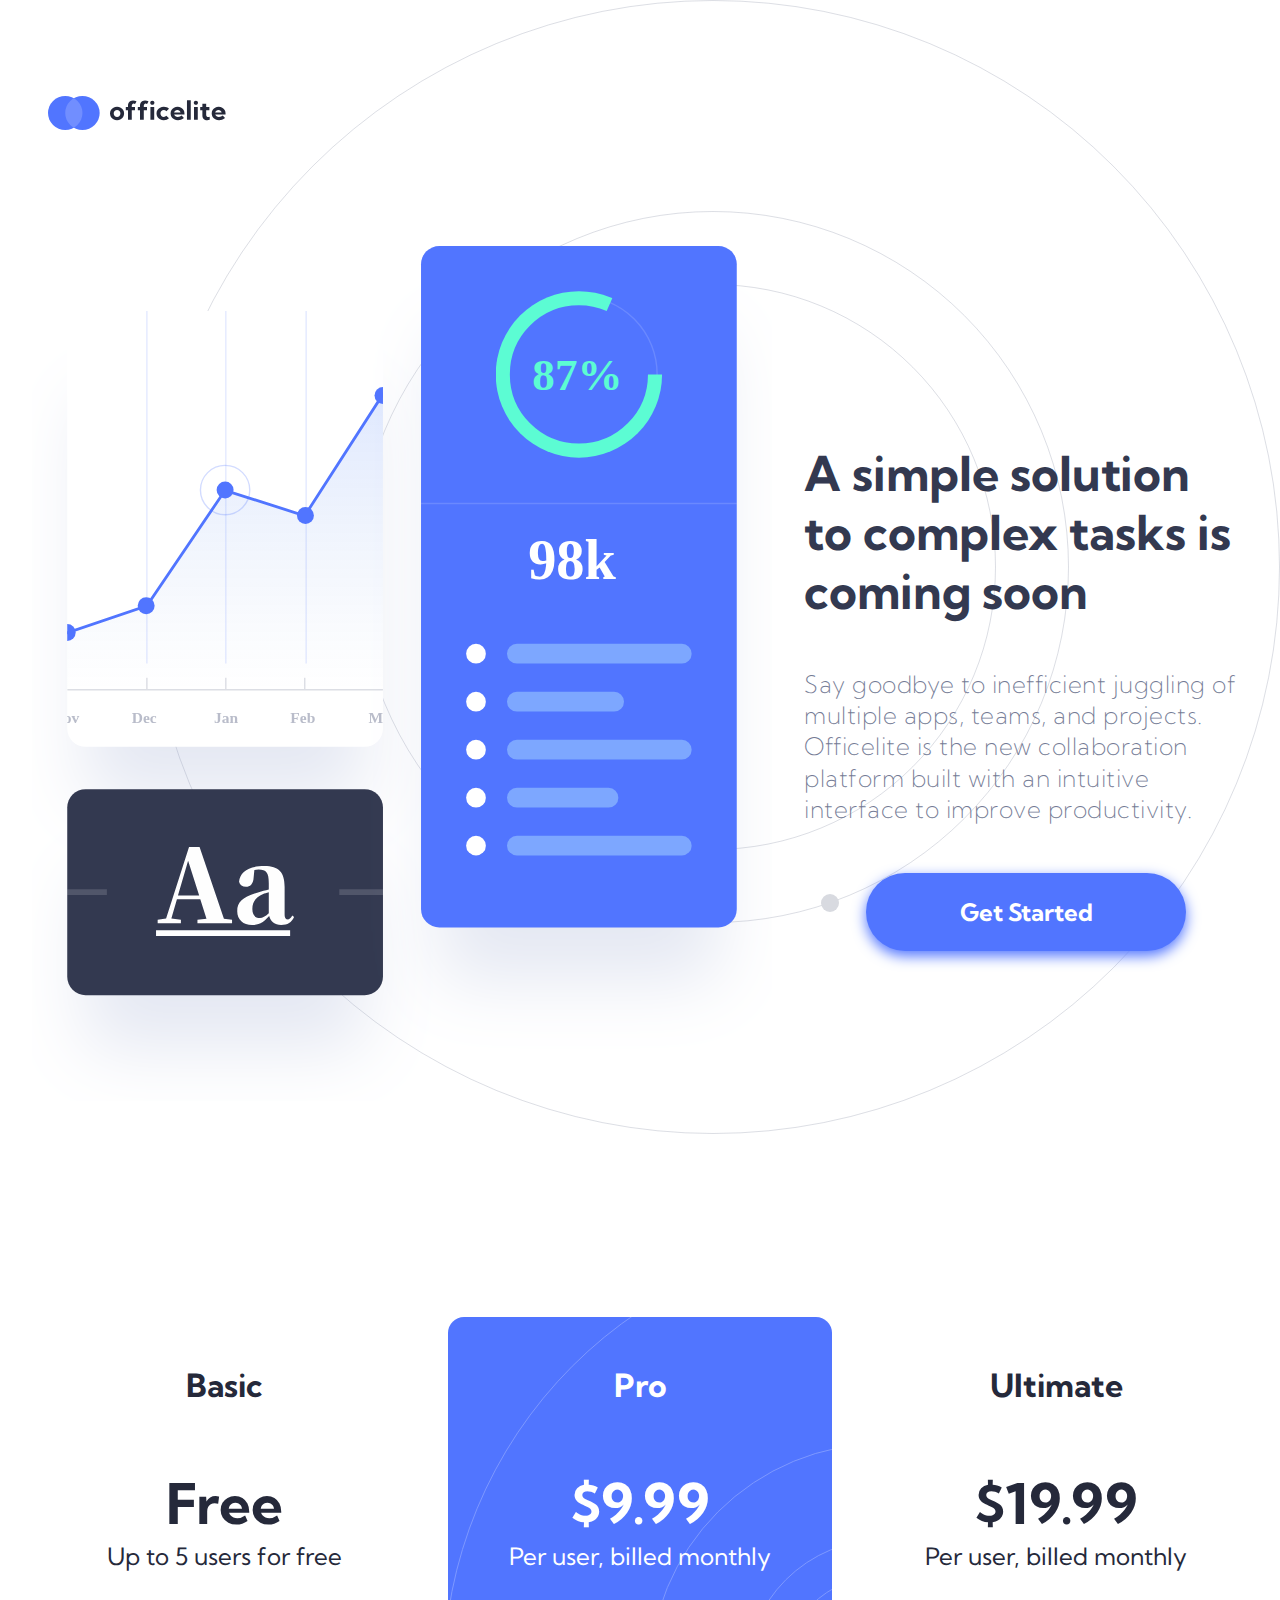
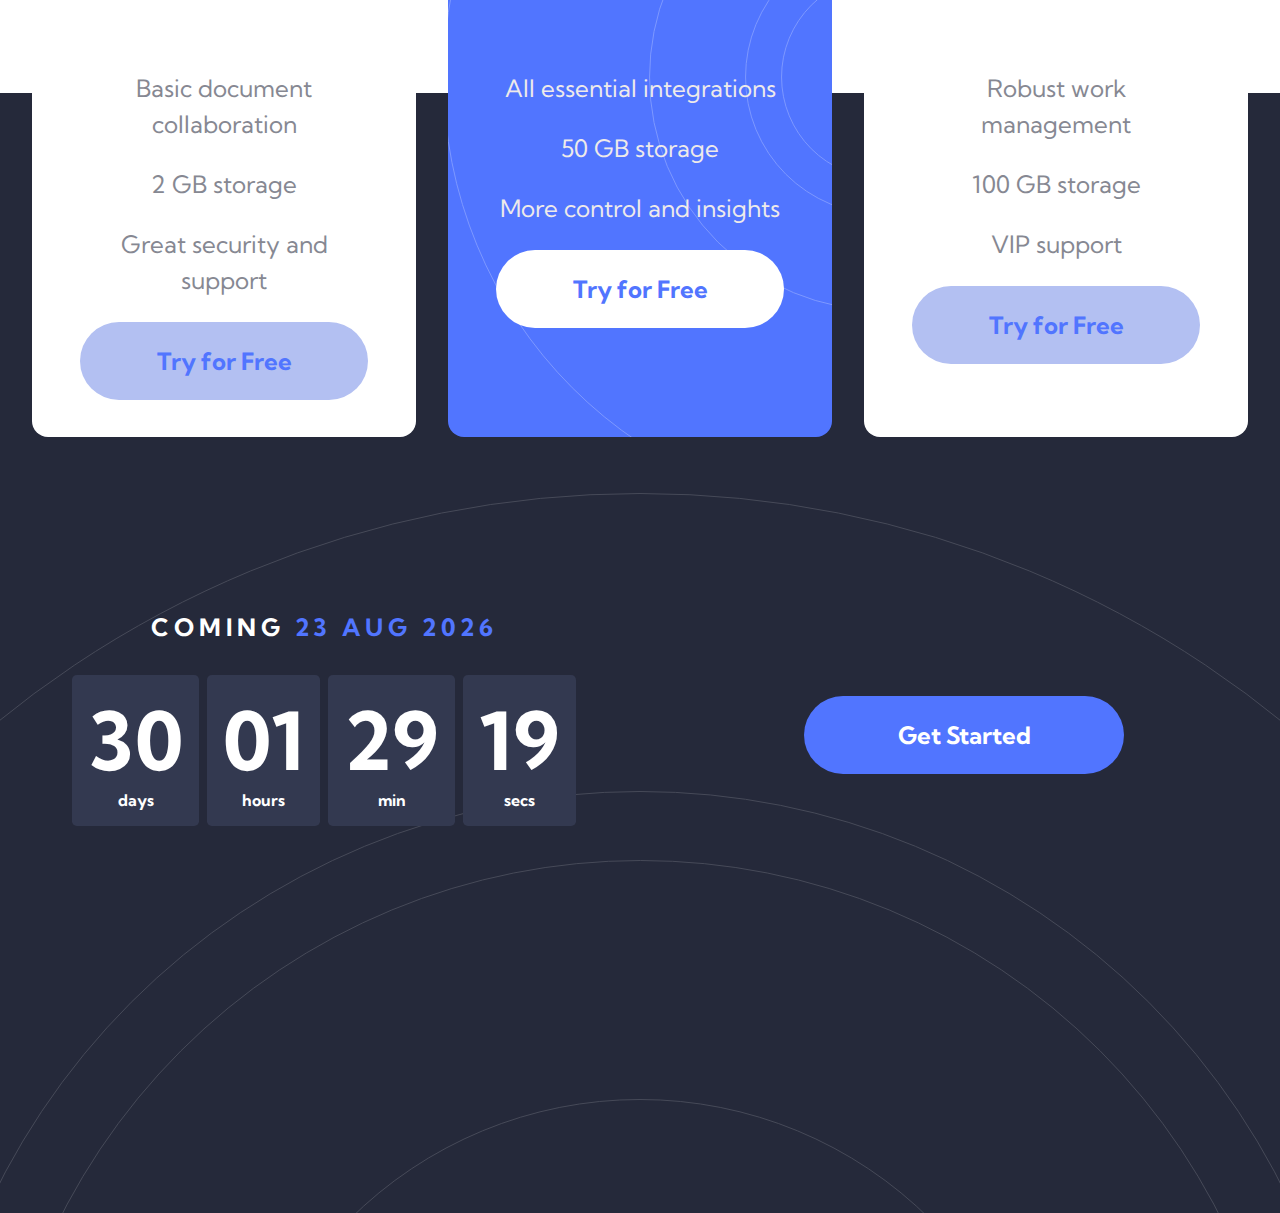
<file: index.html>
<!DOCTYPE html>
<html lang="en">
<head>
  <meta charset="UTF-8">
  <meta name="viewport" content="width=device-width, initial-scale=1.0">

  
  <title>Officelite coming soon site</title>
  <link rel="stylesheet" href="style.css">
</head>
<body> 
  <header>
    <img src="assets/shared/logo.svg" alt="officelite-logo">
  </header>
  <main class="main-container">
    <section class="main-container_header-theme">
      <img src="assets/home/illustration-charts.svg" alt="charts">
      <section>
        
        <h1>A simple solution to complex tasks is coming soon</h1>
        <p>
          Say goodbye to inefficient juggling of multiple apps, teams, and projects. Officelite is the new
          collaboration platform built with an intuitive interface to improve productivity.
        </p>
        <button class="btn btn_get_started btn_shadow"><a href="sign-up.html">Get Started</a></button>
      </section>
      
    </section>
    
    <footer>
      <section class="subs-container">
        <article class="subscriptions basic">
          <p>Basic</p>
          <h2>Free</h2>
          <p>Up to 5 users for free</p>
          <p>Basic document collaboration</p>
          <p>2 GB storage</p>
          <p>Great security and support</p>
          <button class="btn btn_basic">Try for Free</button>
        </article>
        <article class="subscriptions pro">
          <p>Pro</p>
          <h2>$9.99</h2>
          <p>Per user, billed monthly</p>
          <p>All essential integrations</p>
          <p>50 GB storage</p>
          <p>More control and insights</p>
          <button class="btn btn_pro">Try for Free</button>
        </article>
        <article class="subscriptions ultimate">
          <p>Ultimate</p>
          <h2>$19.99</h2>
          <p>Per user, billed monthly</p>
          <p>Robust work management</p>
          <p>100 GB storage</p>
          <p>VIP support</p>
          <button class="btn btn_ultimate">Try for Free</button>
        </article>
      </section>
      <section class="coming_soon-container">
        <article>
          <!-- f you're choosing to make this date dynamic, set it to 30 days in the future from the moment the visitor views the page -->
          <h3>Coming <p class="coming_soon_time">4 Nov 2020</p></h3>
          <!-- If you're choosing to make this timer dynamic, have it countdown from the date you set above -->
          <div class="timer">
            <div class="flex"><span class="days">47</span>days</div>
            <div class="flex"><span class="hours">07</span>hours</div>
            <div class="flex"><span class="mins">56</span>min</div>
            <div class="flex"><span class="secs">14</span>secs</div>
          </div>
        </article>
        <button class="btn btn_get_started btn_bottom"><a href="sign-up.html">Get Started</a></button>
      </section>
    </footer>
  </main>
  <script src="script.js"></script>
</body>
</html>
</file>
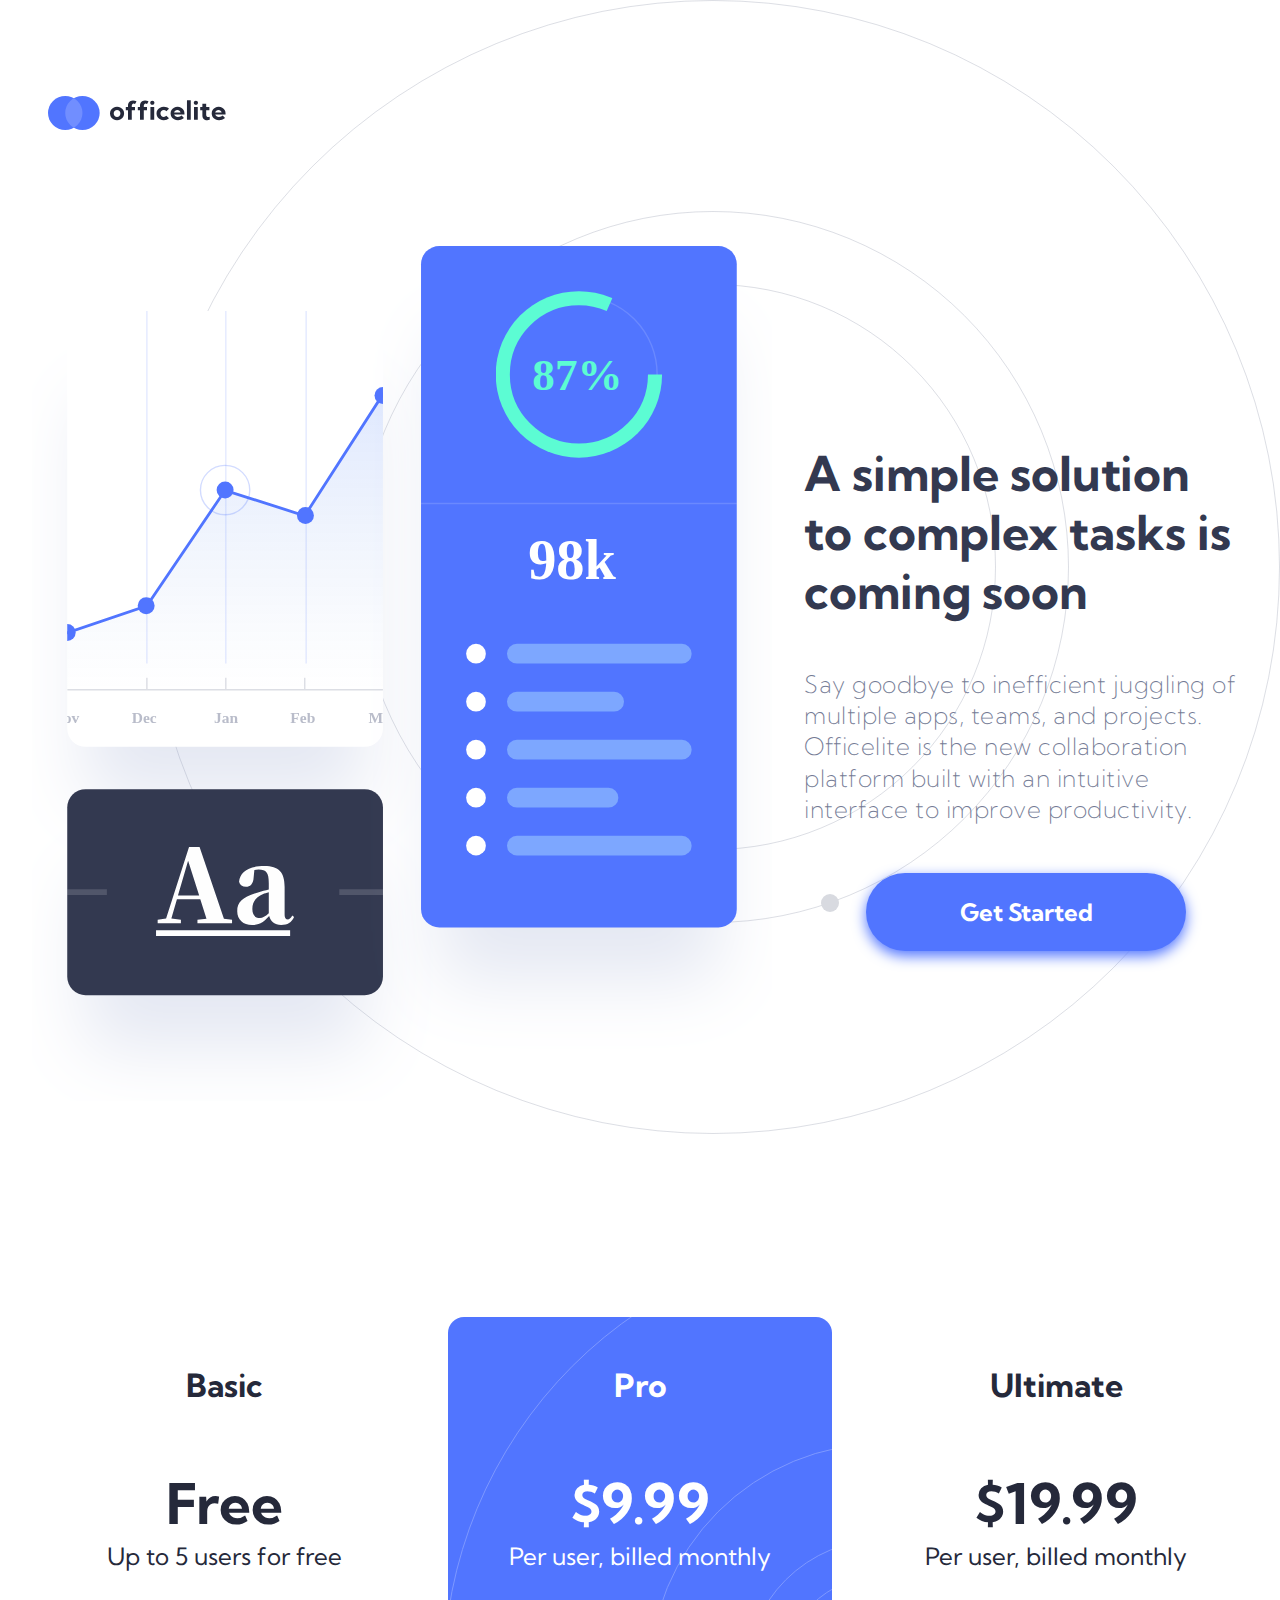
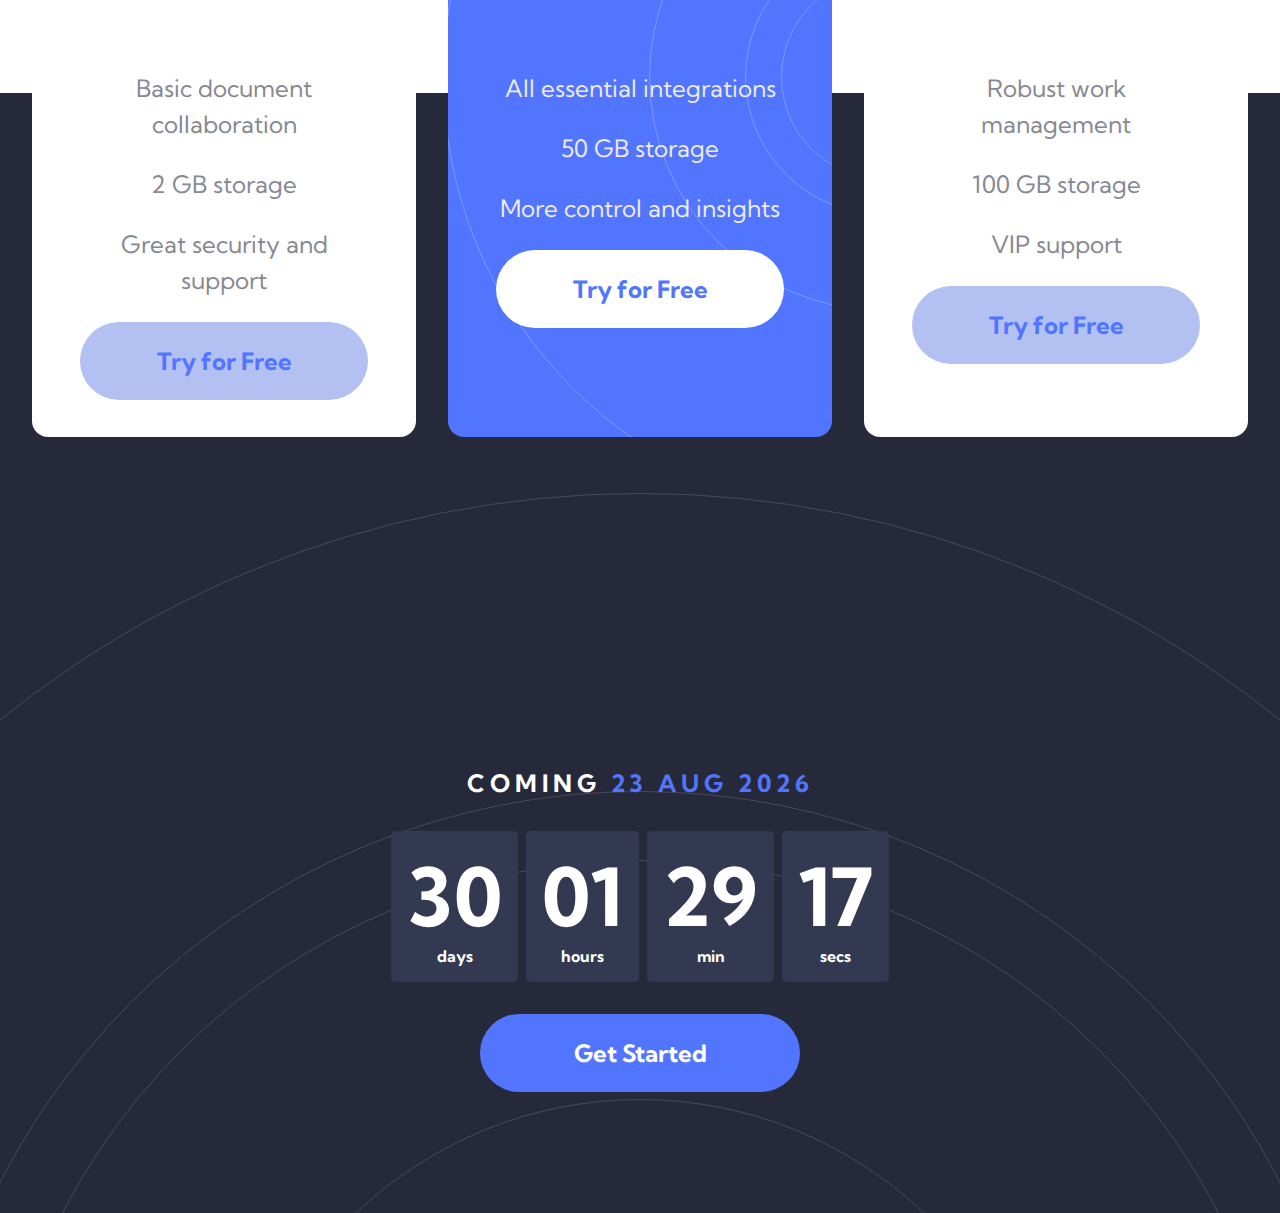
<file: starter-code/index.html>
<!DOCTYPE html>
<html lang="en">
<head>
  <meta charset="UTF-8">
  <meta name="viewport" content="width=device-width, initial-scale=1.0">

  
  <title>Officelite coming soon site</title>
  <link rel="stylesheet" href="style.css">
</head>
<body> 
  <header>
    <img src="assets/shared/logo.svg" alt="officelite-logo">
  </header>
  <main class="main-container">
    <section class="main-container_header-theme">
      <img src="assets/home/illustration-charts.svg" alt="charts">
      <section>
        
        <h1>A simple solution to complex tasks is coming soon</h1>
        <p>
          Say goodbye to inefficient juggling of multiple apps, teams, and projects. Officelite is the new
          collaboration platform built with an intuitive interface to improve productivity.
        </p>
        <button class="btn btn_get_started btn_shadow"><a href="sign-up.html">Get Started</a></button>
      </section>
      
    </section>
    
    <footer>
      <section class="subs-container">
        <article class="subscriptions basic">
          <p>Basic</p>
          <h2>Free</h2>
          <p>Up to 5 users for free</p>
          <p>Basic document collaboration</p>
          <p>2 GB storage</p>
          <p>Great security and support</p>
          <button class="btn btn_basic">Try for Free</button>
        </article>
        <article class="subscriptions pro">
          <p>Pro</p>
          <h2>$9.99</h2>
          <p>Per user, billed monthly</p>
          <p>All essential integrations</p>
          <p>50 GB storage</p>
          <p>More control and insights</p>
          <button class="btn btn_pro">Try for Free</button>
        </article>
        <article class="subscriptions ultimate">
          <p>Ultimate</p>
          <h2>$19.99</h2>
          <p>Per user, billed monthly</p>
          <p>Robust work management</p>
          <p>100 GB storage</p>
          <p>VIP support</p>
          <button class="btn btn_ultimate">Try for Free</button>
        </article>
      </section>
      <section class="coming_soon-container">
        <article>
          <!-- f you're choosing to make this date dynamic, set it to 30 days in the future from the moment the visitor views the page -->
          <h3>Coming <p class="coming_soon_time">4 Nov 2020</p></h3>
          <!-- If you're choosing to make this timer dynamic, have it countdown from the date you set above -->
          <div class="timer">
            <div class="flex"><span class="days">47</span>days</div>
            <div class="flex"><span class="hours">07</span>hours</div>
            <div class="flex"><span class="mins">56</span>min</div>
            <div class="flex"><span class="secs">14</span>secs</div>
          </div>
        </article>
        <button class="btn btn_get_started"><a href="sign-up.html">Get Started</a></button>
      </section>
    </footer>
  </main>
  <script src="script.js"></script>
</body>
</html>
</file>
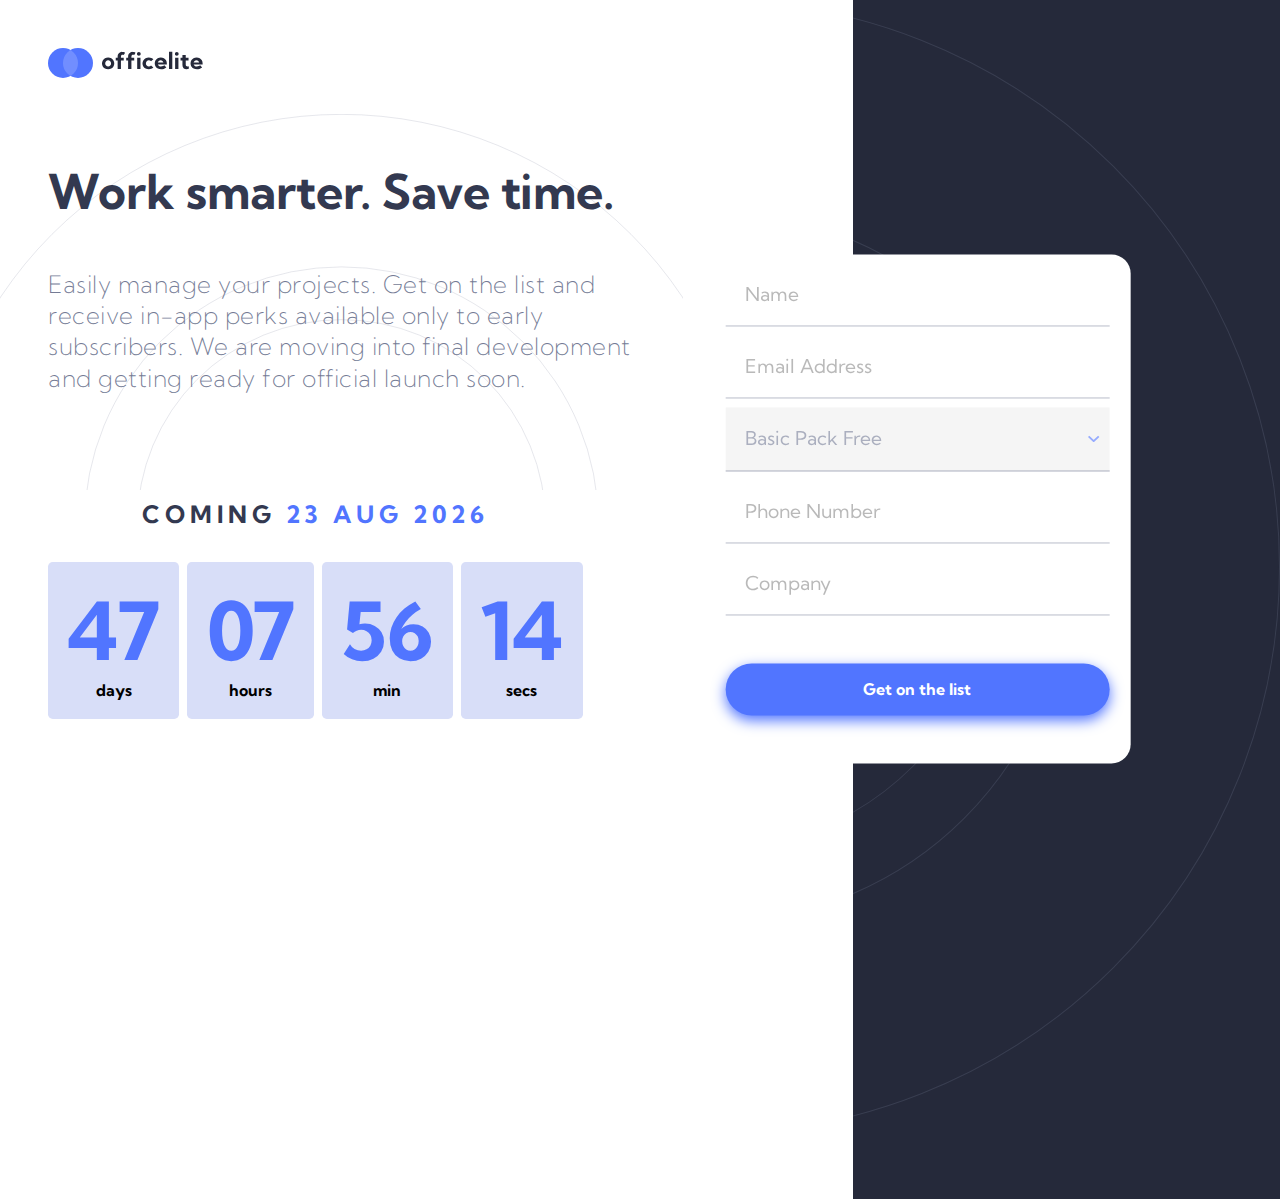
<file: sign-up.html>
<!DOCTYPE html>
<html lang="en">
<head>
  <meta charset="UTF-8">
  <meta name="viewport" content="width=device-width, initial-scale=1.0">

  <link rel="stylesheet" href="styles.css">

    <title>Officelite coming soon site</title>

</head>
<body>
  

  <main class="sign_up_container">
    <header href="index.html">
      <a href="index.html"><img src="assets/shared/logo.svg" alt="officelite-logo" ></a>
    </header>
    <section class="header">
      <h1>Work smarter. Save time.</h1>
      <p>
        Easily manage your projects. Get on the list and receive in-app perks available only to
        early subscribers. We are moving into final development and getting ready for official launch soon.
      </p>
    </section>
    <!-- If you're choosing to make this date dynamic, set it to 30 days in the future from the moment the visitor views the page -->
    <section class="coming_soon">
      <h3>Coming <p class="coming_soon_date">4 Nov 2020</p></h3>
      <!-- If you're choosing to make this timer dynamic, have it countdown from the date you set above -->
      <div class="timer">
        <div class="flex"><span class="days">47</span>days</div>
        <div class="flex"><span class="hours">07</span>hours</div>
        <div class="flex"><span class="mins">56</span>min</div>
        <div class="flex"><span class="secs">14</span>secs</div>
      </div>
    </section>
    <footer>
      <form action="" class="form">
        <div><input type="text" name="" placeholder="Name" class="fullname"></div>
        <div><input type="text" placeholder="Email Address" class="email"></div>
        <div>
          <select class="select" name="">
            <option disabled selected>Basic Pack Free</option>
            <option value="basic" >Basic Pack Free</option>
            <option value="pro">Pro Pack $9.99</option>
            <option value="ultimate">Ultimate Pack $19.99</option>
          </select>
        </div>
        <div><input type="telephone" placeholder="Phone Number"></div>
        <div><input type="text" name="" id="" placeholder="Company"></div>
        <button class="btn register">Get on the list</button>
      </form>
    </footer>
  </main>
  <script src="scripts.js"></script>
</body>
</html>
</file>
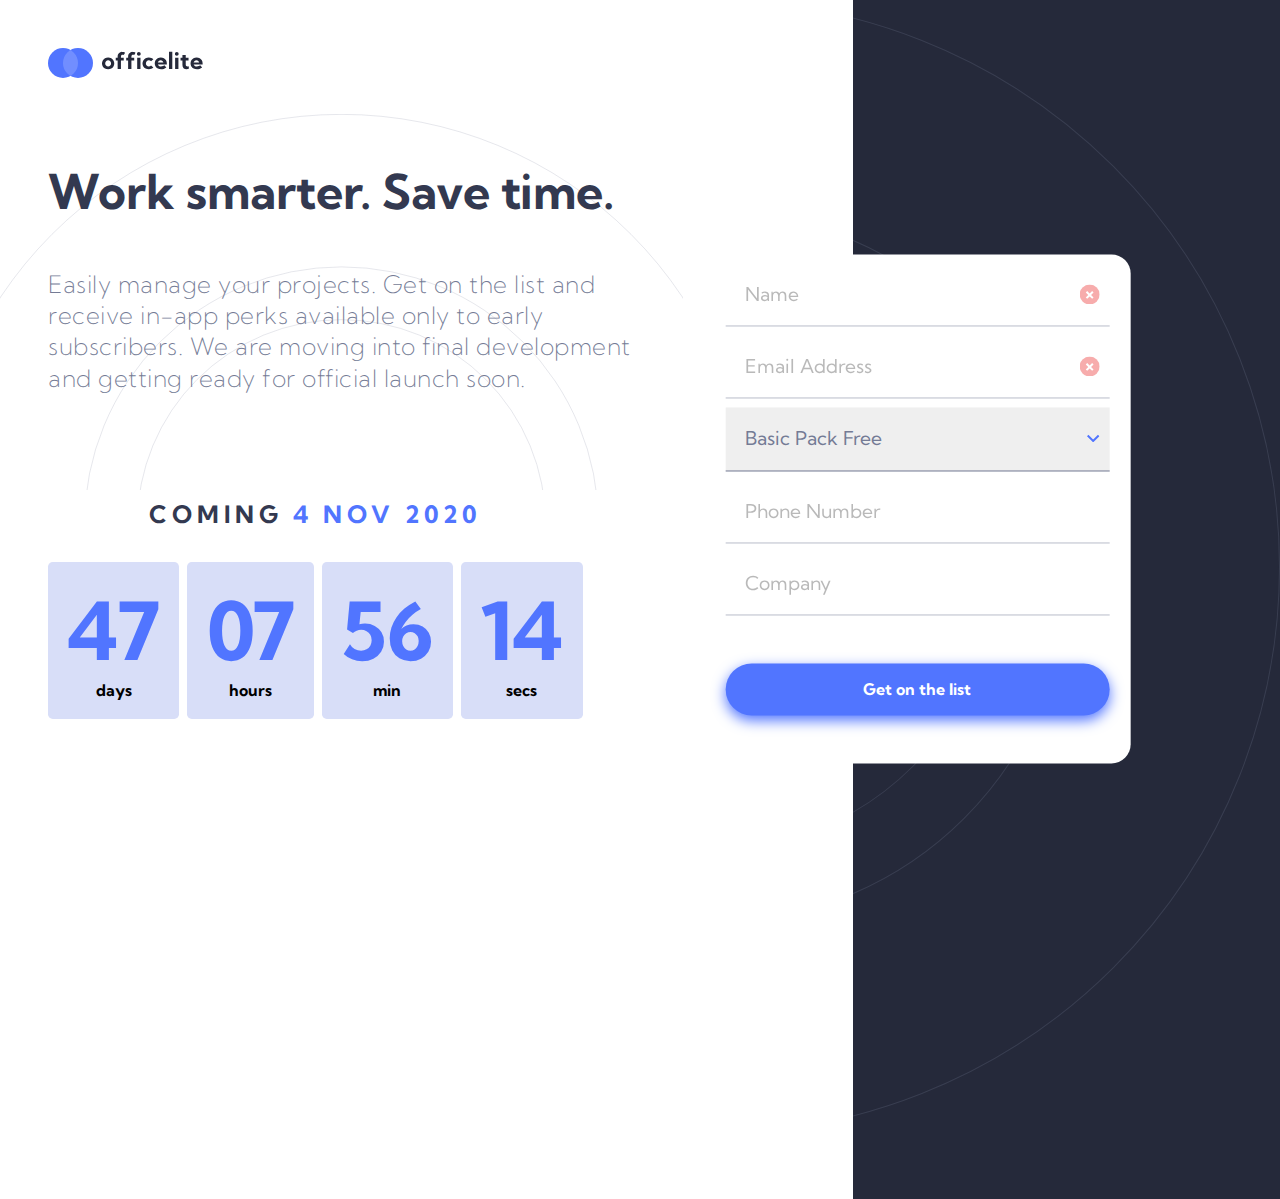
<file: starter-code/sign-up.html>
<!DOCTYPE html>
<html lang="en">
<head>
  <meta charset="UTF-8">
  <meta name="viewport" content="width=device-width, initial-scale=1.0">

  <link rel="stylesheet" href="styles.css">

    <title>Officelite coming soon site</title>

</head>
<body>
  

  <main class="sign_up_container">
    <header href="index.html">
      <a href="index.html"><img src="assets/shared/logo.svg" alt="officelite-logo" ></a>
    </header>
    <section class="header">
      <h1>Work smarter. Save time.</h1>
      <p>
        Easily manage your projects. Get on the list and receive in-app perks available only to
        early subscribers. We are moving into final development and getting ready for official launch soon.
      </p>
    </section>
    <!-- If you're choosing to make this date dynamic, set it to 30 days in the future from the moment the visitor views the page -->
    <section class="coming_soon">
      <h3>Coming <p>4 Nov 2020</p></h3>
      <!-- If you're choosing to make this timer dynamic, have it countdown from the date you set above -->
      <div class="timer">
        <div class="flex"><span>47</span>days</div>
        <div class="flex"><span>07</span>hours</div>
        <div class="flex"><span>56</span>min</div>
        <div class="flex"><span>14</span>secs</div>
      </div>
    </section>
    <footer>
      <form action="" class="form">
        <div><input type="text" name="" placeholder="Name" class="fullname"></div>
        <div><input type="email" placeholder="Email Address"></div>
        <div>
          <select class="select" name="">
            <option disabled selected>Basic Pack Free</option>
            <option value="basic" >Basic Pack Free</option>
            <option value="pro">Pro Pack $9.99</option>
            <option value="ultimate">Ultimate Pack $19.99</option>
          </select>
        </div>
        <div><input type="telephone" placeholder="Phone Number"></div>
        <div><input type="text" name="" id="" placeholder="Company"></div>
        <button class="btn register">Get on the list</button>
      </form>
    </footer>
  </main>
</body>
</html>
</file>
<file: style.css>
@charset "UTF-8";

@import url("https://fonts.googleapis.com/css2?family=Kumbh+Sans:wght@300;400;500;600;700&display=swap");

* {
  margin: 0;
  padding: 0;
  box-sizing: border-box;
}

img {
  max-width: 100%;
}

body {
  position: relative;
  background-image: url(assets/home/bg-pattern-header.svg);
  background-repeat: no-repeat;
  background-position:top right;
  
  
  

  font-family: "Kumbh Sans", sans-serif;
}

header {
  text-align: center;
  margin-top: 3em;
  margin-bottom: 2em;
  
}

.main-container {
  /* display: flex;
  flex-direction: column;
  align-items: center; */
  /* padding:2em; */
  width: 100%;
}
.main-container_header-theme {
  margin-bottom: 75em;
  padding: 2em;
  
  
}

.main-container_header-theme > section {
  display: flex;
  flex-direction: column;
  align-items: center;
  margin-top: 3em;
  justify-content: center;
 
}

.main-container_header-theme > img {
  margin: 0 auto;
  display: block;
 
}

h1 {
  font-size: 3em;
  color: rgba(51, 57, 80, 1);
}

h1 ~ p {
  font-size: 1.5em;
  margin: 2em 0;
  font-weight: 200;
  font-style: normal;
  line-height: 1.3;
  color: #747b95;
  letter-spacing:0.5px ;
}

.btn_get_started {
  background-color: #5175ff;
  color: #fff;
  border-color: #5175ff;
  
}

.btn_shadow {
  box-shadow: 0px 5px 14px #5175ff;
}

.btn_get_started:focus {
  background-color: #829cff;
}

.btn {
  width: 90%;
  max-width: 20rem;
  padding: 1em;
  border-radius: 2em;
  font-size: 1.5em;
  font-weight: 700;
  border: none;
  font-family: "Kumbh Sans", sans-serif;
}

.subs-container {
  position: absolute;
  /* margin: 9em auto; */
  width: 100%;
  display: flex;
  flex-direction: column;
  align-items: center;
  text-align: center;
  transform: translateY(-50%);
  
  /* background-color: #25293a; */
}

.subscriptions {
  margin-bottom: 2em;
  border-radius: 1em;
  padding: 3em;
  background-color: #fff;
  color: #25293a;
  width: 85%;
  text-align: center;
}

h2 {
  font-size: 3.5em;
}

h2 ~ p {
  font-size: 1.5em;
  font-weight: 400;
  line-height: 1.5;
}
.subscriptions > p:first-of-type {
  font-size: 2em;
  font-weight: 700;
  margin-bottom: 2em;
}

.subscriptions :nth-child(3) {
  margin-bottom: 4em;
}
.pro {
  background-color: #5175ff;
  color: #fff;
  background-image: url(assets/home/bg-pattern-pricing.svg);
  background-repeat: no-repeat;
  background-position: 1%;
}

.pro :nth-child(4),
.pro :nth-child(5),
.pro :nth-child(6) {
  color: rgb(238, 234, 234);
}


.basic :nth-child(4),
.basic :nth-child(5),
.basic :nth-child(6),
.ultimate :nth-child(4),
.ultimate :nth-child(5),
.ultimate :nth-child(6) {
    
  color: #868892;

}

.pro :nth-child(4),
.pro :nth-child(5),
.pro :nth-child(6),
.basic :nth-child(4),
.basic :nth-child(5),
.basic :nth-child(6),
.ultimate :nth-child(4),
.ultimate :nth-child(5),
.ultimate :nth-child(6) {
  margin-bottom: 1em;
}

.btn_pro {
  background-color: #fff;
  color: #5175ff;
  width: 100%;
  max-width: 20rem;
}

.btn_ultimate,
.btn_basic {
  background: #b3c0f2;
  color: #5175ff;
  width: 100%;
  max-width: 20rem;
}

footer {
  background-color: #25293a;
  background-image: url(assets/home/bg-pattern-footer.svg);
  background-repeat: no-repeat;
  /* background-size: 50%; */
  background-position: center 400px;
  
 

  position: relative;

  width: 100%;

  height: 100rem;
}

.coming_soon-container {
  /* margin-top: 85em; */
  text-align: center;
  transform: translateY(400%);

  
  
}

h3 {
  font-family: Kumbh Sans;
  font-size: 1.5em;
  font-weight: 700;
  line-height: 48px;
  letter-spacing: 5px;
  text-transform: uppercase;
  color: #fff;
  margin-bottom: 1em;
}

h3 > p {
  display: inline;
  color: #5175ff;
}

.timer {
  display: flex;
  justify-content: center;

  font-weight: 700;
  color: #fff;
  gap: 0.5em;
  margin-bottom: 2em;
}

.flex {
  background-color: #333950;
  padding: 1em;
  border-radius: 0.3em;
  display: flex;
  flex-direction: column;
  font-size: 1em;
}

.flex-span {
  display: block;
  font-size: 0.5em;
  color: #747b95;
}
span {
  font-size: 3em;
}

.hidden {
  opacity:0;
  transform:translateY(8rem)
}

a{
  text-decoration:none ;
  color:#fff
}




/*--------Tablet RWD--------*/

@media screen and (min-width:765px){
  .main-container_header-theme{
    width: 100%;
    display: flex;
    flex-direction: row;
    gap: 2em;
  }
.subs-container{
  text-align: left;
}
 

  .subscriptions{
    display: flex;
    flex-direction: column;
    flex-wrap: wrap;
    height: 32rem;
    justify-content:center;
    align-items: flex-start;
    /* max-height: 30rem; */
  }

  


  .pro :nth-child(4),
.pro :nth-child(5),
.pro :nth-child(6),
.basic :nth-child(4),
.basic :nth-child(5),
.basic :nth-child(6),
.ultimate :nth-child(4),
.ultimate :nth-child(5),
.ultimate :nth-child(6) {

  order: 1;
  align-self: center;
  align-content: center;
  

}

span {
  font-size: 5em;
}

header {
  text-align: left;
  padding: 3em;
  
}

header > img {
  width: 15%;
}


.coming_soon-container{
  transform: translateY(300%);
}

.main-container_header-theme{
  margin-bottom: 55em;
}
.main-container_header-theme > section {
  width:60%
}

.main-container_header-theme > img{
  width:40%
}












  
}


@media screen and (min-width:1000px){

  .main-container_header-theme{
    width: 100%;
    margin-bottom: 35em;
  }

  .subs-container{
    flex-direction: row;
    gap:2em;
    padding:0 2em;
    text-align: center;
  }

  .subscriptions{
    display: block;
    /* flex-wrap: nowrap; */
    height: 45rem;
  }
  .main-container_header-theme > img {
    width: 100%;
  }

  .coming_soon-container{
    width: 100%;
    display: flex;
    justify-content: space-around;
    align-items: flex-end;

    transform: translateY(200%);
  }

  .btn_bottom {
    margin: 3.5em;
   
  }

  footer{
    height: 70rem;
  }

 
}
</file>
<file: starter-code/style.css>
@charset "UTF-8";

@import url("https://fonts.googleapis.com/css2?family=Kumbh+Sans:wght@300;400;500;600;700&display=swap");

* {
  margin: 0;
  padding: 0;
  box-sizing: border-box;
}

img {
  max-width: 100%;
}

body {
  position: relative;
  background-image: url(assets/home/bg-pattern-header.svg);
  background-repeat: no-repeat;
  background-position:top right;
  
  
  

  font-family: "Kumbh Sans", sans-serif;
}

header {
  text-align: center;
  margin-top: 3em;
  margin-bottom: 2em;
  
}

.main-container {
  /* display: flex;
  flex-direction: column;
  align-items: center; */
  /* padding:2em; */
  width: 100%;
}
.main-container_header-theme {
  margin-bottom: 75em;
  padding: 2em;
  
  
}

.main-container_header-theme > section {
  display: flex;
  flex-direction: column;
  align-items: center;
  margin-top: 3em;
  justify-content: center;
 
}

.main-container_header-theme > img {
  margin: 0 auto;
  display: block;
 
}

h1 {
  font-size: 3em;
  color: rgba(51, 57, 80, 1);
}

h1 ~ p {
  font-size: 1.5em;
  margin: 2em 0;
  font-weight: 200;
  font-style: normal;
  line-height: 1.3;
  color: #747b95;
  letter-spacing:0.5px ;
}

.btn_get_started {
  background-color: #5175ff;
  color: #fff;
  border-color: #5175ff;
  
}

.btn_shadow {
  box-shadow: 0px 5px 14px #5175ff;
}

.btn_get_started:focus {
  background-color: #829cff;
}

.btn {
  width: 90%;
  max-width: 20rem;
  padding: 1em;
  border-radius: 2em;
  font-size: 1.5em;
  font-weight: 700;
  border: none;
  font-family: "Kumbh Sans", sans-serif;
}

.subs-container {
  position: absolute;
  /* margin: 9em auto; */
  width: 100%;
  display: flex;
  flex-direction: column;
  align-items: center;
  text-align: center;
  transform: translateY(-50%);
  
  /* background-color: #25293a; */
}

.subscriptions {
  margin-bottom: 2em;
  border-radius: 1em;
  padding: 3em;
  background-color: #fff;
  color: #25293a;
  width: 85%;
  text-align: center;
}

h2 {
  font-size: 3.5em;
}

h2 ~ p {
  font-size: 1.5em;
  font-weight: 400;
  line-height: 1.5;
}
.subscriptions > p:first-of-type {
  font-size: 2em;
  font-weight: 700;
  margin-bottom: 2em;
}

.subscriptions :nth-child(3) {
  margin-bottom: 4em;
}
.pro {
  background-color: #5175ff;
  color: #fff;
  background-image: url(assets/home/bg-pattern-pricing.svg);
  background-repeat: no-repeat;
  background-position: 1%;
}

.pro :nth-child(4),
.pro :nth-child(5),
.pro :nth-child(6) {
  color: rgb(238, 234, 234);
}


.basic :nth-child(4),
.basic :nth-child(5),
.basic :nth-child(6),
.ultimate :nth-child(4),
.ultimate :nth-child(5),
.ultimate :nth-child(6) {
    
  color: #868892;

}

.pro :nth-child(4),
.pro :nth-child(5),
.pro :nth-child(6),
.basic :nth-child(4),
.basic :nth-child(5),
.basic :nth-child(6),
.ultimate :nth-child(4),
.ultimate :nth-child(5),
.ultimate :nth-child(6) {
  margin-bottom: 1em;
}

.btn_pro {
  background-color: #fff;
  color: #5175ff;
  width: 100%;
  max-width: 20rem;
}

.btn_ultimate,
.btn_basic {
  background: #b3c0f2;
  color: #5175ff;
  width: 100%;
  max-width: 20rem;
}

footer {
  background-color: #25293a;
  background-image: url(assets/home/bg-pattern-footer.svg);
  background-repeat: no-repeat;
  /* background-size: 50%; */
  background-position: center 400px;
  
 

  position: relative;

  width: 100%;

  height: 100rem;
}

.coming_soon-container {
  /* margin-top: 85em; */
  text-align: center;
  transform: translateY(400%);
  
  
}

h3 {
  font-family: Kumbh Sans;
  font-size: 1.5em;
  font-weight: 700;
  line-height: 48px;
  letter-spacing: 5px;
  text-transform: uppercase;
  color: #fff;
  margin-bottom: 1em;
}

h3 > p {
  display: inline;
  color: #5175ff;
}

.timer {
  display: flex;
  justify-content: center;

  font-weight: 700;
  color: #fff;
  gap: 0.5em;
  margin-bottom: 2em;
}

.flex {
  background-color: #333950;
  padding: 1em;
  border-radius: 0.3em;
  display: flex;
  flex-direction: column;
  font-size: 1em;
}

.flex-span {
  display: block;
  font-size: 0.5em;
  color: #747b95;
}
span {
  font-size: 3em;
}

.hidden {
  opacity:0;
  transform:translateY(8rem)
}

a{
  text-decoration:none ;
  color:#fff
}


/*--------Tablet RWD--------*/

@media screen and (min-width:765px){
  .main-container_header-theme{
    width: 100%;
    display: flex;
    flex-direction: row;
    gap: 2em;
  }
.subs-container{
  text-align: left;
}
 

  .subscriptions{
    display: flex;
    flex-direction: column;
    flex-wrap: wrap;
    height: 32rem;
    justify-content:center;
    align-items: flex-start;
    /* max-height: 30rem; */
  }

  


  .pro :nth-child(4),
.pro :nth-child(5),
.pro :nth-child(6),
.basic :nth-child(4),
.basic :nth-child(5),
.basic :nth-child(6),
.ultimate :nth-child(4),
.ultimate :nth-child(5),
.ultimate :nth-child(6) {

  order: 1;
  align-self: center;
  align-content: center;
  

}

span {
  font-size: 5em;
}

header {
  text-align: left;
  padding: 3em;
  
}

header > img {
  width: 15%;
}


.coming_soon-container{
  transform: translateY(300%);
}

.main-container_header-theme{
  margin-bottom: 55em;
}
.main-container_header-theme > section {
  width:60%
}

.main-container_header-theme > img{
  width:40%
}












  
}


@media screen and (min-width:1000px){

  .main-container_header-theme{
    width: 100%;
    margin-bottom: 35em;
  }

  .subs-container{
    flex-direction: row;
    gap:2em;
    padding:0 2em;
    text-align: center;
  }

  .subscriptions{
    display: block;
    /* flex-wrap: nowrap; */
    height: 45rem;
  }
  .main-container_header-theme > img {
    width: 100%;
  }

  .coming_soon-container{

    transform: translateY(200%);
  }

  footer{
    height: 70rem;
  }

 
}
</file>
<file: styles.css>
@charset "UTF-8";

@import url("https://fonts.googleapis.com/css2?family=Kumbh+Sans:wght@300;400;500;600;700&display=swap");

* {
  margin: 0;
  padding: 0;
  box-sizing: border-box;
}

img {
  max-width: 100%;
}

body{
    font-family: "Kumbh Sans", sans-serif;
}

header {
    text-align: center;
    margin-top: 3em;
    margin-bottom: 2em;
    
  }

  .header{
    background-image: url(assets/home/bg-pattern-header.svg);
  background-repeat: no-repeat;
  background-position:top right;
  background-position: top center;
  background-size: 120%;
  padding: 3em;

  }

  .sign_up_container{
    /* display: flex;
    flex-direction: column;
    align-items: center;
    justify-content: center; */
    text-align: center;
    /* padding:2em; */
    width: 100%;
  }

  h1 {
    font-size: 3em;
    color: rgba(51, 57, 80, 1);
  }

  h1 ~ p {
    font-size: 1.5em;
    margin: 2em 0;
    font-weight: 200;
    font-style: normal;
    line-height: 1.3;
    color: #747b95;
    letter-spacing:0.5px ;
  }


  footer {
    background-color: #25293a;
    /* width: 1005; */
    background-image: url(assets/home/bg-pattern-header.svg);
  background-repeat: no-repeat;
  background-position:top right;
  }

  .timer {
    display: flex;
    justify-content: center;
  
    font-weight: 700;
    /* color: #fff; */
    gap: 0.5em;
    /* margin-bottom: 2em; */
  }


  .flex {
    background-color:#d8def8;
    padding: 1.2em;
    border-radius: 0.3em;
    display: flex;
    flex-direction: column;
    font-size: 0.5em;
  }


  span {
    font-size: 5em;
    color: #5175ff;
  }

  h3 {
    font-family: Kumbh Sans;
    font-size: 1.5em;
    font-weight: 700;
    line-height: 48px;
    letter-spacing: 5px;
    text-transform: uppercase;
    color: #333950;
    margin-bottom: 1em;
  }


  h3 > p {
    display: inline;
    color: #5175ff;
  }

  .coming_soon {
      margin-bottom: 30em;
  }
  .input{
      display: block;
  }

  form{
      background-color: #fff;
       margin: 0 auto;
      width: 90%;
      font-size:3em;
      border-radius: 0.4em;
      transform: translateY(-50%);
  }

  input {
    font-family: Kumbh Sans;
    padding: 1em;
    width:90%;
    border:none;
    border-bottom: 1px solid #747B95;
    color:#747B95 ;
    outline:none;
    font-size: 0.4em;
    opacity: 0.5;
  }

 

 .hidden
{
   background-image:url(assets/sign-up/icon-cross.svg);
   background-repeat: no-repeat;
   background-position: right 10px top 50%;
   color: red;
   
 }

  .select {
    font-family: Kumbh Sans;
    width: 90%;
    padding: 1em;
    border:none;
    border-bottom: 1px solid #747B95;
    color:#747B95 ;
    font-size: 0.4em;
    outline: none;
    cursor: pointer;
    opacity: 0.6;
    appearance: none;
    
    background-image: url(assets/sign-up/icon-arrow-down.svg);
    background-repeat: no-repeat;
    background-position: right 10px top 50%;
    background-size: 3%;

  }

    /* replace default arrow styling*/
.select_choosen {
    color:black;
    font-weight: 700;
    opacity:1
   
  }

  .select option{
    font-weight: 700;
    
    color:#25293a;
    

    

  }








  .btn{
    width: 90%;
    /* max-width: 20rem; */
    padding: 1em;
    border-radius: 2em;
    font-size: 16px;
    font-weight: 700;
    border: none;
    font-family: "Kumbh Sans", sans-serif;
    background-color: #5175ff;
  color: #fff;
  border-color: #5175ff;
  margin: 3em 0;
  box-shadow: 0px 5px 14px #5175ff;

  }

  @media screen and (min-width:765px){ 
  .flex {
    font-size: 1em;
  }
header {
  text-align: left;
  padding-left: 3em;
}

.header{
  text-align: center;
}
.form {
  width:100%;
  max-width: 90rem;
}
  }



  @media screen and (min-width:1000px){ 

    main{
      display: grid;
    grid-template-columns: 1fr 0.5fr;
   
    }

    footer {
      transform: translateY(0);
      grid-column: 2/3;
      grid-row: 1/4;
    
    }

    .coming_soon {
      grid-column: 1/2;
      margin-right:auto;
      margin-left: 3em;
    }

    form{
      transform: translate(-35%,50%);
    }

    .header {
       width: 80%;
       align-self: flex-start; 
       text-align: left; 
      
    }
  }
</file>
<file: starter-code/styles.css>
@charset "UTF-8";

@import url("https://fonts.googleapis.com/css2?family=Kumbh+Sans:wght@300;400;500;600;700&display=swap");

* {
  margin: 0;
  padding: 0;
  box-sizing: border-box;
}

img {
  max-width: 100%;
}

body{
    font-family: "Kumbh Sans", sans-serif;
}

header {
    text-align: center;
    margin-top: 3em;
    margin-bottom: 2em;
    
  }

  .header{
    background-image: url(assets/home/bg-pattern-header.svg);
  background-repeat: no-repeat;
  background-position:top right;
  background-position: top center;
  background-size: 120%;
  padding: 3em;

  }

  .sign_up_container{
    /* display: flex;
    flex-direction: column;
    align-items: center;
    justify-content: center; */
    text-align: center;
    /* padding:2em; */
    width: 100%;
  }

  h1 {
    font-size: 3em;
    color: rgba(51, 57, 80, 1);
  }

  h1 ~ p {
    font-size: 1.5em;
    margin: 2em 0;
    font-weight: 200;
    font-style: normal;
    line-height: 1.3;
    color: #747b95;
    letter-spacing:0.5px ;
  }


  footer {
    background-color: #25293a;
    /* width: 1005; */
    background-image: url(assets/home/bg-pattern-header.svg);
  background-repeat: no-repeat;
  background-position:top right;
  }

  .timer {
    display: flex;
    justify-content: center;
  
    font-weight: 700;
    /* color: #fff; */
    gap: 0.5em;
    /* margin-bottom: 2em; */
  }


  .flex {
    background-color:#d8def8;
    padding: 1.2em;
    border-radius: 0.3em;
    display: flex;
    flex-direction: column;
    font-size: 0.5em;
  }


  span {
    font-size: 5em;
    color: #5175ff;
  }

  h3 {
    font-family: Kumbh Sans;
    font-size: 1.5em;
    font-weight: 700;
    line-height: 48px;
    letter-spacing: 5px;
    text-transform: uppercase;
    color: #333950;
    margin-bottom: 1em;
  }


  h3 > p {
    display: inline;
    color: #5175ff;
  }

  .coming_soon {
      margin-bottom: 30em;
  }
  .input{
      display: block;
  }

  form{
      background-color: #fff;
       margin: 0 auto;
      width: 90%;
      font-size:3em;
      border-radius: 0.4em;
      transform: translateY(-50%);
  }

  input {
    font-family: Kumbh Sans;
    padding: 1em;
    width:90%;
    border:none;
    border-bottom: 1px solid #747B95;
    color:#747B95 ;
    outline:none;
    font-size: 0.4em;
  }

 input[type="text"],
 input[type="email"],
 input[type="telephone"] {
   opacity: 0.5;
 }

 input[type="email"],.fullname
{
   background-image:url(assets/sign-up/icon-cross.svg);
   background-repeat: no-repeat;
   background-position: right 10px top 50%
 }

  .select {
    font-family: Kumbh Sans;
    width: 90%;
    padding: 1em;
    border:none;
    border-bottom: 1px solid #747B95;
    color:#747B95 ;
    font-size: 0.4em;
    outline: none;
    cursor: pointer;

    /* replace default arrow styling*/

    appearance: none;
    background-image: url(assets/sign-up/icon-arrow-down.svg);
    background-repeat: no-repeat;
    background-position: right 10px top 50%
   
  }

  .select option{
    font-weight: 700;
    font-size:0.7em ;
    color:#25293a

    

  }








  .btn{
    width: 90%;
    /* max-width: 20rem; */
    padding: 1em;
    border-radius: 2em;
    font-size: 16px;
    font-weight: 700;
    border: none;
    font-family: "Kumbh Sans", sans-serif;
    background-color: #5175ff;
  color: #fff;
  border-color: #5175ff;
  margin: 3em 0;
  box-shadow: 0px 5px 14px #5175ff;

  }

  @media screen and (min-width:765px){ 
  .flex {
    font-size: 1em;
  }
header {
  text-align: left;
  padding-left: 3em;
}

.header{
  text-align: center;
}
.form {
  width:100%;
  max-width: 90rem;
}
  }



  @media screen and (min-width:1000px){ 

    main{
      display: grid;
    grid-template-columns: 1fr 0.5fr;
   
    }

    footer {
      transform: translateY(0);
      grid-column: 2/3;
      grid-row: 1/4;
    
    }

    .coming_soon {
      grid-column: 1/2;
      margin-right:auto;
      margin-left: 3em;
    }

    form{
      transform: translate(-35%,50%);
    }

    .header {
       width: 80%;
       align-self: flex-start; 
       text-align: left; 
      
    }
  }
</file>
